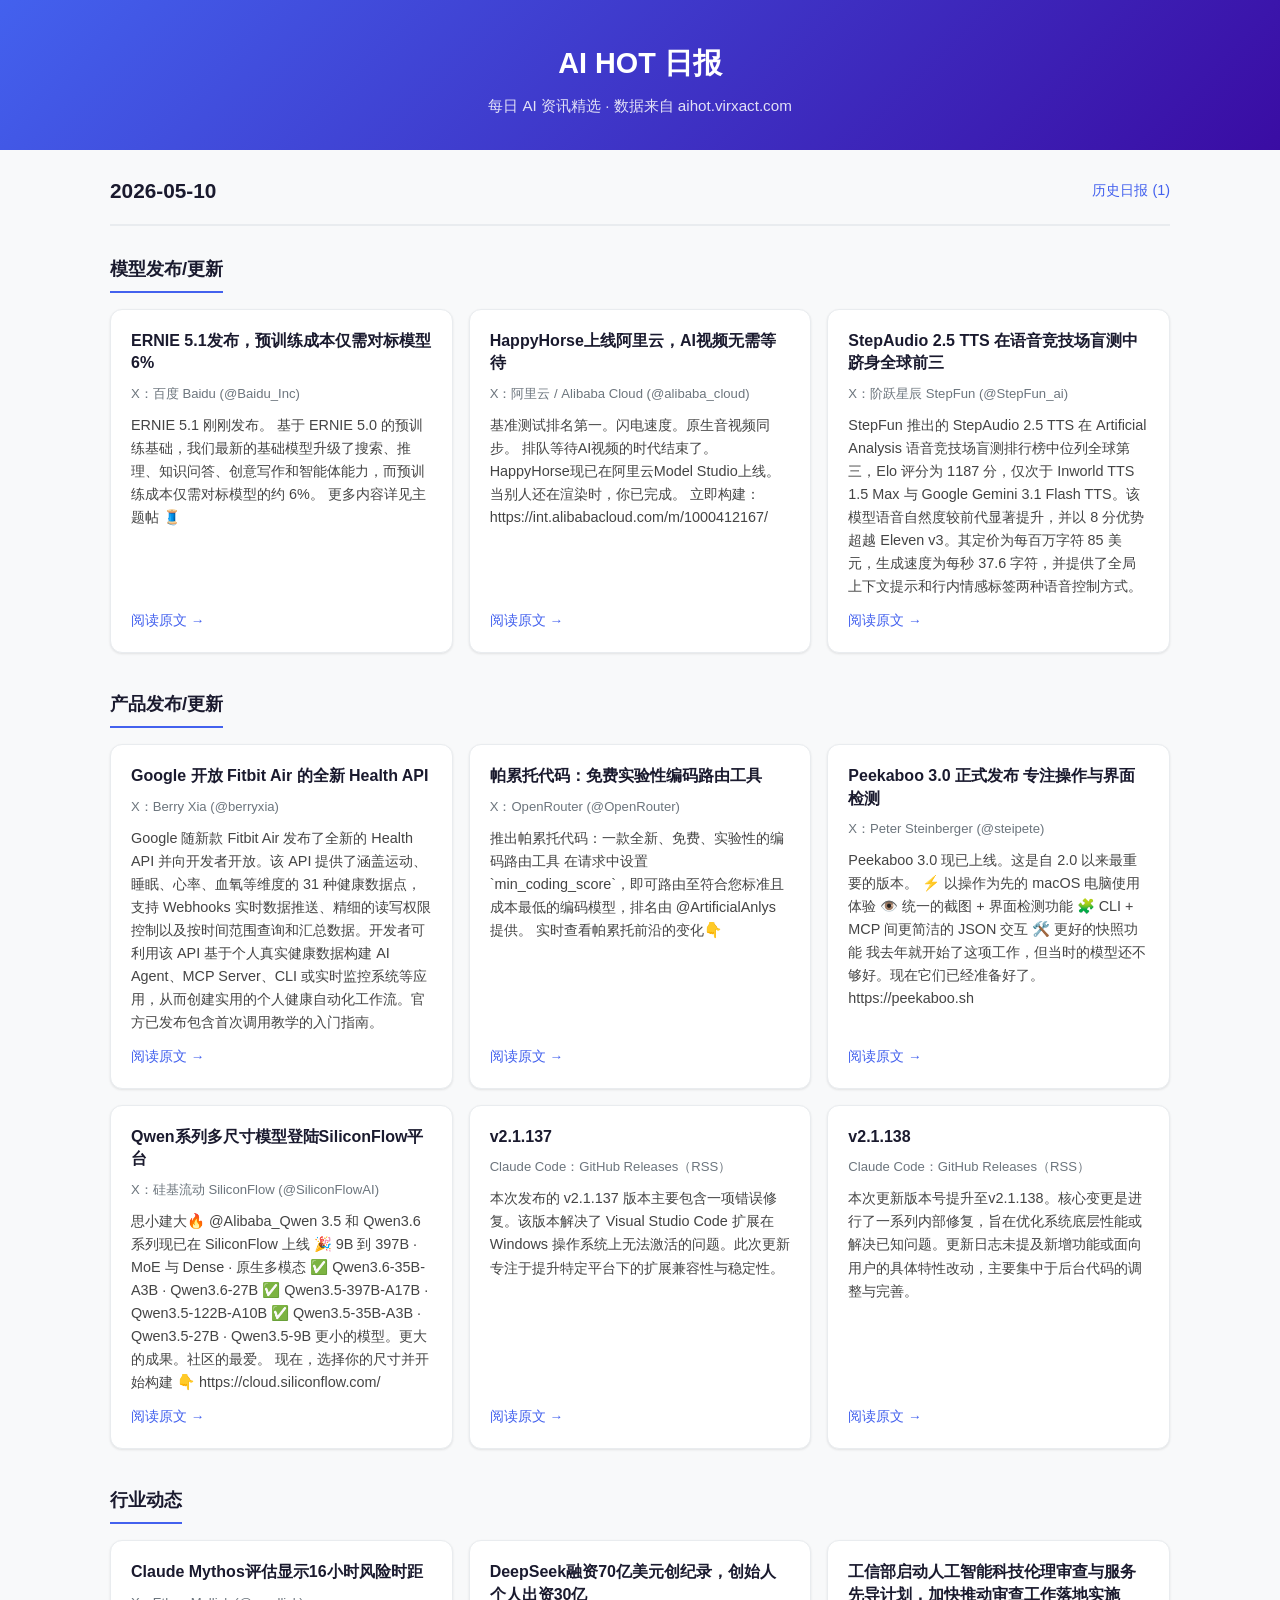
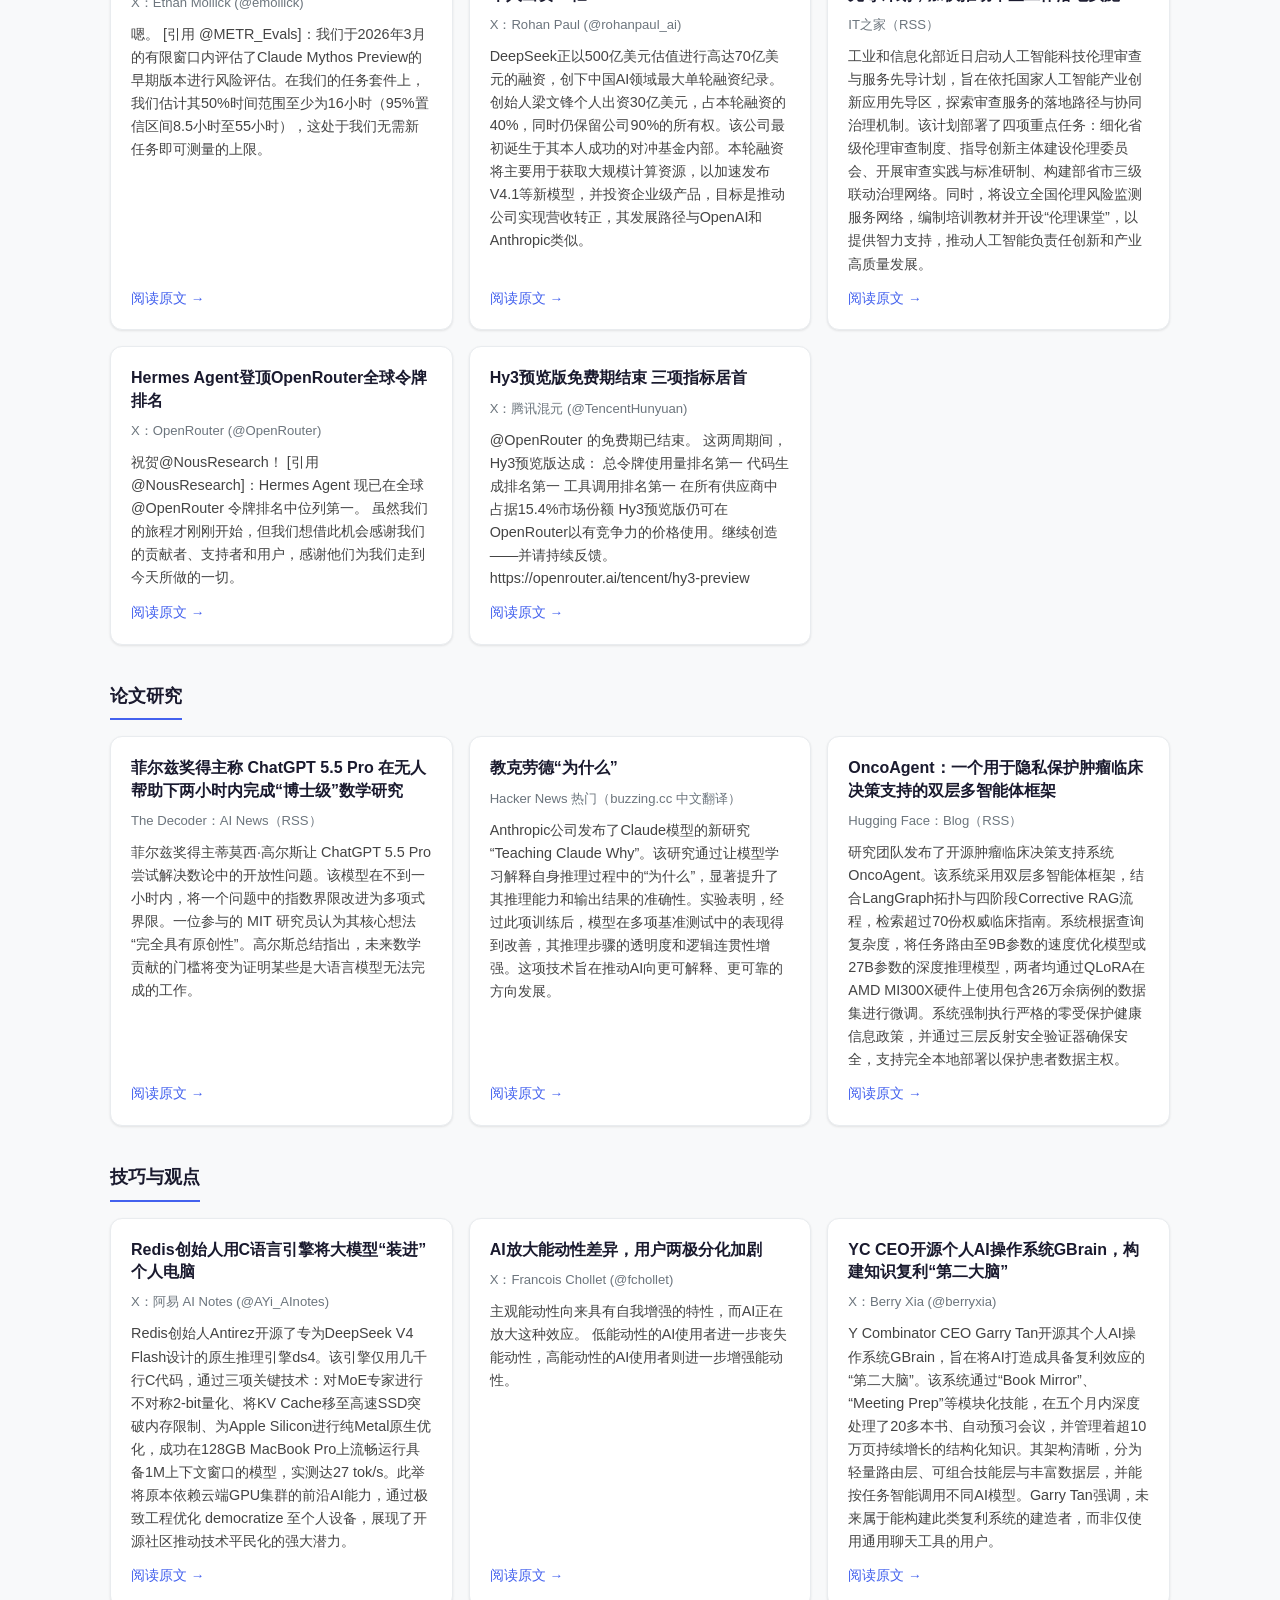
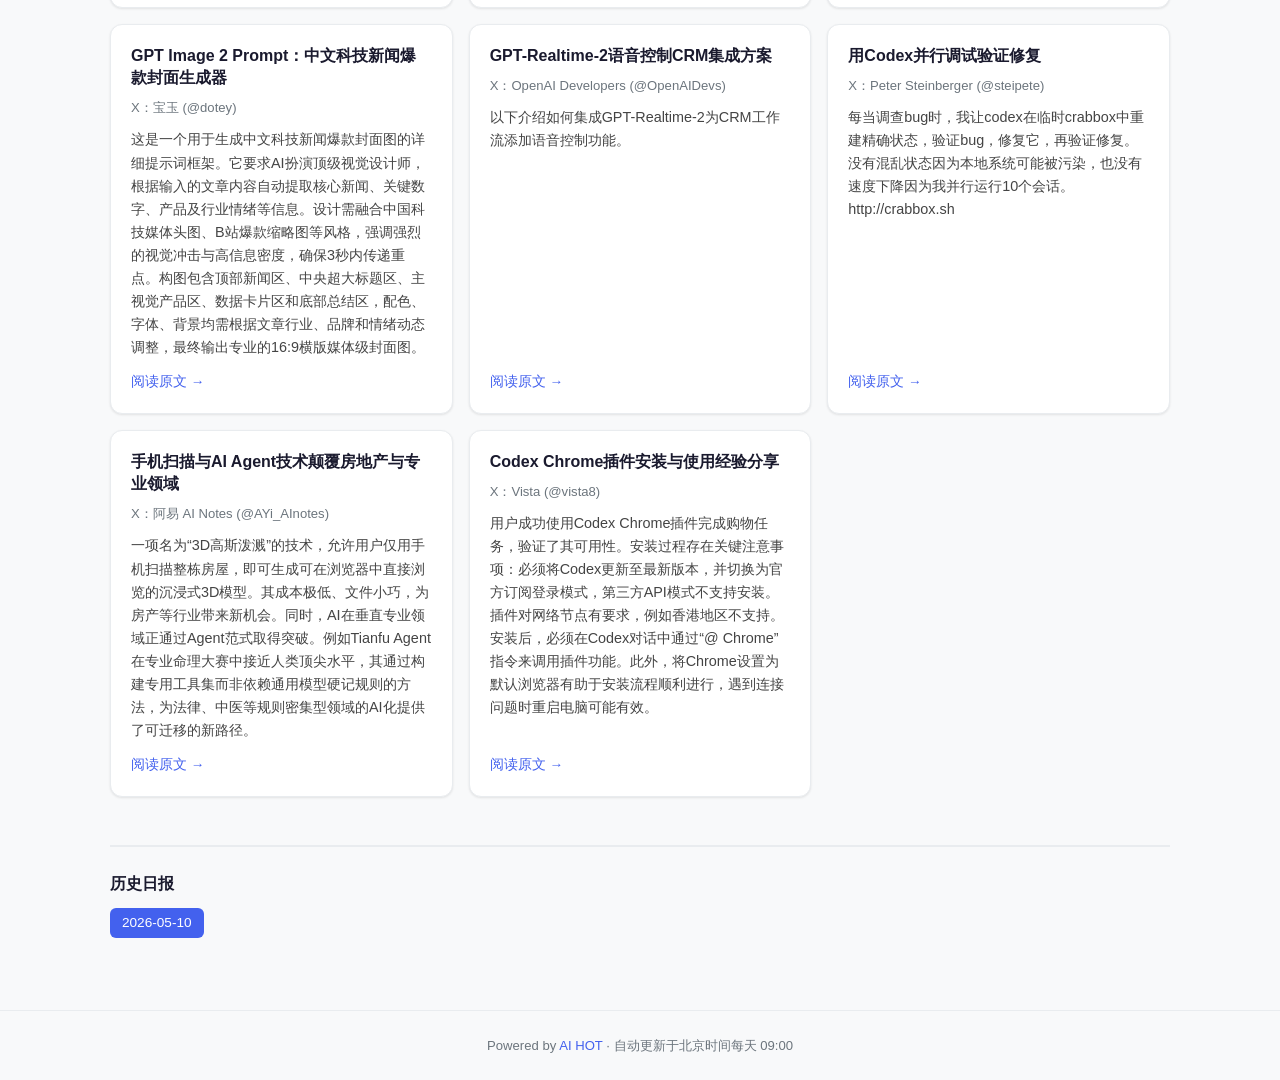
<file: index.html>
<!DOCTYPE html>
<html lang="zh-CN">
<head>
  <meta charset="UTF-8">
  <meta name="viewport" content="width=device-width, initial-scale=1.0">
  <title>AI HOT 日报 - 2026-05-10</title>
  <link rel="stylesheet" href="style.css">
</head>
<body>
  <header class="site-header">
    <h1>AI HOT 日报</h1>
    <p class="subtitle">每日 AI 资讯精选 · 数据来自 aihot.virxact.com</p>
  </header>

  <main class="container">
    <div class="report-meta">
      <span class="date">2026-05-10</span>
      
      <a class="archive-link" href="#archives">历史日报 (1)</a>
      
    </div>

    

    
    <div class="section">
      <h2 class="section-title">模型发布/更新</h2>
      <div class="cards">
        
        <div class="card">
          <div class="card-title">
            
            <a href="https://x.com/Baidu_Inc/status/2053009538769735774" target="_blank" rel="noopener">ERNIE 5.1发布，预训练成本仅需对标模型6%</a>
            
          </div>
          
          <div class="card-source">X：百度 Baidu (@Baidu_Inc)</div>
          
          
          <div class="card-summary">ERNIE 5.1 刚刚发布。 基于 ERNIE 5.0 的预训练基础，我们最新的基础模型升级了搜索、推理、知识问答、创意写作和智能体能力，而预训练成本仅需对标模型的约 6%。 更多内容详见主题帖 🧵</div>
          
          
          <div class="card-link">
            <a href="https://x.com/Baidu_Inc/status/2053009538769735774" target="_blank" rel="noopener">阅读原文 →</a>
          </div>
          
        </div>
        
        <div class="card">
          <div class="card-title">
            
            <a href="https://x.com/alibaba_cloud/status/2053153199561863454" target="_blank" rel="noopener">HappyHorse上线阿里云，AI视频无需等待</a>
            
          </div>
          
          <div class="card-source">X：阿里云 / Alibaba Cloud (@alibaba_cloud)</div>
          
          
          <div class="card-summary">基准测试排名第一。闪电速度。原生音视频同步。 排队等待AI视频的时代结束了。HappyHorse现已在阿里云Model Studio上线。当别人还在渲染时，你已完成。 立即构建：https://int.alibabacloud.com/m/1000412167/</div>
          
          
          <div class="card-link">
            <a href="https://x.com/alibaba_cloud/status/2053153199561863454" target="_blank" rel="noopener">阅读原文 →</a>
          </div>
          
        </div>
        
        <div class="card">
          <div class="card-title">
            
            <a href="https://x.com/StepFun_ai/status/2052963182587584878" target="_blank" rel="noopener">StepAudio 2.5 TTS 在语音竞技场盲测中跻身全球前三</a>
            
          </div>
          
          <div class="card-source">X：阶跃星辰 StepFun (@StepFun_ai)</div>
          
          
          <div class="card-summary">StepFun 推出的 StepAudio 2.5 TTS 在 Artificial Analysis 语音竞技场盲测排行榜中位列全球第三，Elo 评分为 1187 分，仅次于 Inworld TTS 1.5 Max 与 Google Gemini 3.1 Flash TTS。该模型语音自然度较前代显著提升，并以 8 分优势超越 Eleven v3。其定价为每百万字符 85 美元，生成速度为每秒 37.6 字符，并提供了全局上下文提示和行内情感标签两种语音控制方式。</div>
          
          
          <div class="card-link">
            <a href="https://x.com/StepFun_ai/status/2052963182587584878" target="_blank" rel="noopener">阅读原文 →</a>
          </div>
          
        </div>
        
      </div>
    </div>
    
    <div class="section">
      <h2 class="section-title">产品发布/更新</h2>
      <div class="cards">
        
        <div class="card">
          <div class="card-title">
            
            <a href="https://x.com/berryxia/status/2053256690498433146" target="_blank" rel="noopener">Google 开放 Fitbit Air 的全新 Health API</a>
            
          </div>
          
          <div class="card-source">X：Berry Xia (@berryxia)</div>
          
          
          <div class="card-summary">Google 随新款 Fitbit Air 发布了全新的 Health API 并向开发者开放。该 API 提供了涵盖运动、睡眠、心率、血氧等维度的 31 种健康数据点，支持 Webhooks 实时数据推送、精细的读写权限控制以及按时间范围查询和汇总数据。开发者可利用该 API 基于个人真实健康数据构建 AI Agent、MCP Server、CLI 或实时监控系统等应用，从而创建实用的个人健康自动化工作流。官方已发布包含首次调用教学的入门指南。</div>
          
          
          <div class="card-link">
            <a href="https://x.com/berryxia/status/2053256690498433146" target="_blank" rel="noopener">阅读原文 →</a>
          </div>
          
        </div>
        
        <div class="card">
          <div class="card-title">
            
            <a href="https://x.com/OpenRouter/status/2053170520087024109" target="_blank" rel="noopener">帕累托代码：免费实验性编码路由工具</a>
            
          </div>
          
          <div class="card-source">X：OpenRouter (@OpenRouter)</div>
          
          
          <div class="card-summary">推出帕累托代码：一款全新、免费、实验性的编码路由工具 在请求中设置 `min_coding_score`，即可路由至符合您标准且成本最低的编码模型，排名由 @ArtificialAnlys 提供。 实时查看帕累托前沿的变化👇</div>
          
          
          <div class="card-link">
            <a href="https://x.com/OpenRouter/status/2053170520087024109" target="_blank" rel="noopener">阅读原文 →</a>
          </div>
          
        </div>
        
        <div class="card">
          <div class="card-title">
            
            <a href="https://x.com/steipete/status/2053114837698249190" target="_blank" rel="noopener">Peekaboo 3.0 正式发布 专注操作与界面检测</a>
            
          </div>
          
          <div class="card-source">X：Peter Steinberger (@steipete)</div>
          
          
          <div class="card-summary">Peekaboo 3.0 现已上线。这是自 2.0 以来最重要的版本。 ⚡ 以操作为先的 macOS 电脑使用体验 👁️ 统一的截图 + 界面检测功能 🧩 CLI + MCP 间更简洁的 JSON 交互 🛠️ 更好的快照功能 我去年就开始了这项工作，但当时的模型还不够好。现在它们已经准备好了。https://peekaboo.sh</div>
          
          
          <div class="card-link">
            <a href="https://x.com/steipete/status/2053114837698249190" target="_blank" rel="noopener">阅读原文 →</a>
          </div>
          
        </div>
        
        <div class="card">
          <div class="card-title">
            
            <a href="https://x.com/SiliconFlowAI/status/2053035285974487369" target="_blank" rel="noopener">Qwen系列多尺寸模型登陆SiliconFlow平台</a>
            
          </div>
          
          <div class="card-source">X：硅基流动 SiliconFlow (@SiliconFlowAI)</div>
          
          
          <div class="card-summary">思小建大🔥 @Alibaba_Qwen 3.5 和 Qwen3.6 系列现已在 SiliconFlow 上线 🎉 9B 到 397B · MoE 与 Dense · 原生多模态 ✅ Qwen3.6-35B-A3B · Qwen3.6-27B ✅ Qwen3.5-397B-A17B · Qwen3.5-122B-A10B ✅ Qwen3.5-35B-A3B · Qwen3.5-27B · Qwen3.5-9B 更小的模型。更大的成果。社区的最爱。 现在，选择你的尺寸并开始构建 👇 https://cloud.siliconflow.com/</div>
          
          
          <div class="card-link">
            <a href="https://x.com/SiliconFlowAI/status/2053035285974487369" target="_blank" rel="noopener">阅读原文 →</a>
          </div>
          
        </div>
        
        <div class="card">
          <div class="card-title">
            
            <a href="https://github.com/anthropics/claude-code/releases/tag/v2.1.137" target="_blank" rel="noopener">v2.1.137</a>
            
          </div>
          
          <div class="card-source">Claude Code：GitHub Releases（RSS）</div>
          
          
          <div class="card-summary">本次发布的 v2.1.137 版本主要包含一项错误修复。该版本解决了 Visual Studio Code 扩展在 Windows 操作系统上无法激活的问题。此次更新专注于提升特定平台下的扩展兼容性与稳定性。</div>
          
          
          <div class="card-link">
            <a href="https://github.com/anthropics/claude-code/releases/tag/v2.1.137" target="_blank" rel="noopener">阅读原文 →</a>
          </div>
          
        </div>
        
        <div class="card">
          <div class="card-title">
            
            <a href="https://github.com/anthropics/claude-code/releases/tag/v2.1.138" target="_blank" rel="noopener">v2.1.138</a>
            
          </div>
          
          <div class="card-source">Claude Code：GitHub Releases（RSS）</div>
          
          
          <div class="card-summary">本次更新版本号提升至v2.1.138。核心变更是进行了一系列内部修复，旨在优化系统底层性能或解决已知问题。更新日志未提及新增功能或面向用户的具体特性改动，主要集中于后台代码的调整与完善。</div>
          
          
          <div class="card-link">
            <a href="https://github.com/anthropics/claude-code/releases/tag/v2.1.138" target="_blank" rel="noopener">阅读原文 →</a>
          </div>
          
        </div>
        
      </div>
    </div>
    
    <div class="section">
      <h2 class="section-title">行业动态</h2>
      <div class="cards">
        
        <div class="card">
          <div class="card-title">
            
            <a href="https://x.com/emollick/status/2052924556264796163" target="_blank" rel="noopener">Claude Mythos评估显示16小时风险时距</a>
            
          </div>
          
          <div class="card-source">X：Ethan Mollick (@emollick)</div>
          
          
          <div class="card-summary">嗯。 [引用 @METR_Evals]：我们于2026年3月的有限窗口内评估了Claude Mythos Preview的早期版本进行风险评估。在我们的任务套件上，我们估计其50%时间范围至少为16小时（95%置信区间8.5小时至55小时），这处于我们无需新任务即可测量的上限。</div>
          
          
          <div class="card-link">
            <a href="https://x.com/emollick/status/2052924556264796163" target="_blank" rel="noopener">阅读原文 →</a>
          </div>
          
        </div>
        
        <div class="card">
          <div class="card-title">
            
            <a href="https://x.com/rohanpaul_ai/status/2052901878728659037" target="_blank" rel="noopener">DeepSeek融资70亿美元创纪录，创始人个人出资30亿</a>
            
          </div>
          
          <div class="card-source">X：Rohan Paul (@rohanpaul_ai)</div>
          
          
          <div class="card-summary">DeepSeek正以500亿美元估值进行高达70亿美元的融资，创下中国AI领域最大单轮融资纪录。创始人梁文锋个人出资30亿美元，占本轮融资的40%，同时仍保留公司90%的所有权。该公司最初诞生于其本人成功的对冲基金内部。本轮融资将主要用于获取大规模计算资源，以加速发布V4.1等新模型，并投资企业级产品，目标是推动公司实现营收转正，其发展路径与OpenAI和Anthropic类似。</div>
          
          
          <div class="card-link">
            <a href="https://x.com/rohanpaul_ai/status/2052901878728659037" target="_blank" rel="noopener">阅读原文 →</a>
          </div>
          
        </div>
        
        <div class="card">
          <div class="card-title">
            
            <a href="https://www.ithome.com/0/948/246.htm" target="_blank" rel="noopener">工信部启动人工智能科技伦理审查与服务先导计划，加快推动审查工作落地实施</a>
            
          </div>
          
          <div class="card-source">IT之家（RSS）</div>
          
          
          <div class="card-summary">工业和信息化部近日启动人工智能科技伦理审查与服务先导计划，旨在依托国家人工智能产业创新应用先导区，探索审查服务的落地路径与协同治理机制。该计划部署了四项重点任务：细化省级伦理审查制度、指导创新主体建设伦理委员会、开展审查实践与标准研制、构建部省市三级联动治理网络。同时，将设立全国伦理风险监测服务网络，编制培训教材并开设“伦理课堂”，以提供智力支持，推动人工智能负责任创新和产业高质量发展。</div>
          
          
          <div class="card-link">
            <a href="https://www.ithome.com/0/948/246.htm" target="_blank" rel="noopener">阅读原文 →</a>
          </div>
          
        </div>
        
        <div class="card">
          <div class="card-title">
            
            <a href="https://x.com/OpenRouter/status/2052966744952897750" target="_blank" rel="noopener">Hermes Agent登顶OpenRouter全球令牌排名</a>
            
          </div>
          
          <div class="card-source">X：OpenRouter (@OpenRouter)</div>
          
          
          <div class="card-summary">祝贺@NousResearch！ [引用 @NousResearch]：Hermes Agent 现已在全球 @OpenRouter 令牌排名中位列第一。 虽然我们的旅程才刚刚开始，但我们想借此机会感谢我们的贡献者、支持者和用户，感谢他们为我们走到今天所做的一切。</div>
          
          
          <div class="card-link">
            <a href="https://x.com/OpenRouter/status/2052966744952897750" target="_blank" rel="noopener">阅读原文 →</a>
          </div>
          
        </div>
        
        <div class="card">
          <div class="card-title">
            
            <a href="https://x.com/TencentHunyuan/status/2053073752431403482" target="_blank" rel="noopener">Hy3预览版免费期结束 三项指标居首</a>
            
          </div>
          
          <div class="card-source">X：腾讯混元 (@TencentHunyuan)</div>
          
          
          <div class="card-summary">@OpenRouter 的免费期已结束。 这两周期间，Hy3预览版达成： 总令牌使用量排名第一 代码生成排名第一 工具调用排名第一 在所有供应商中占据15.4%市场份额 Hy3预览版仍可在OpenRouter以有竞争力的价格使用。继续创造——并请持续反馈。 https://openrouter.ai/tencent/hy3-preview</div>
          
          
          <div class="card-link">
            <a href="https://x.com/TencentHunyuan/status/2053073752431403482" target="_blank" rel="noopener">阅读原文 →</a>
          </div>
          
        </div>
        
      </div>
    </div>
    
    <div class="section">
      <h2 class="section-title">论文研究</h2>
      <div class="cards">
        
        <div class="card">
          <div class="card-title">
            
            <a href="https://the-decoder.com/fields-medalist-says-chatgpt-5-5-pro-delivered-phd-level-math-research-in-under-two-hours-with-zero-human-help" target="_blank" rel="noopener">菲尔兹奖得主称 ChatGPT 5.5 Pro 在无人帮助下两小时内完成“博士级”数学研究</a>
            
          </div>
          
          <div class="card-source">The Decoder：AI News（RSS）</div>
          
          
          <div class="card-summary">菲尔兹奖得主蒂莫西·高尔斯让 ChatGPT 5.5 Pro 尝试解决数论中的开放性问题。该模型在不到一小时内，将一个问题中的指数界限改进为多项式界限。一位参与的 MIT 研究员认为其核心想法“完全具有原创性”。高尔斯总结指出，未来数学贡献的门槛将变为证明某些是大语言模型无法完成的工作。</div>
          
          
          <div class="card-link">
            <a href="https://the-decoder.com/fields-medalist-says-chatgpt-5-5-pro-delivered-phd-level-math-research-in-under-two-hours-with-zero-human-help" target="_blank" rel="noopener">阅读原文 →</a>
          </div>
          
        </div>
        
        <div class="card">
          <div class="card-title">
            
            <a href="https://www.anthropic.com/research/teaching-claude-why" target="_blank" rel="noopener">教克劳德“为什么”</a>
            
          </div>
          
          <div class="card-source">Hacker News 热门（buzzing.cc 中文翻译）</div>
          
          
          <div class="card-summary">Anthropic公司发布了Claude模型的新研究“Teaching Claude Why”。该研究通过让模型学习解释自身推理过程中的“为什么”，显著提升了其推理能力和输出结果的准确性。实验表明，经过此项训练后，模型在多项基准测试中的表现得到改善，其推理步骤的透明度和逻辑连贯性增强。这项技术旨在推动AI向更可解释、更可靠的方向发展。</div>
          
          
          <div class="card-link">
            <a href="https://www.anthropic.com/research/teaching-claude-why" target="_blank" rel="noopener">阅读原文 →</a>
          </div>
          
        </div>
        
        <div class="card">
          <div class="card-title">
            
            <a href="https://huggingface.co/blog/lablab-ai-amd-developer-hackathon/oncoagent-official-paper" target="_blank" rel="noopener">OncoAgent：一个用于隐私保护肿瘤临床决策支持的双层多智能体框架</a>
            
          </div>
          
          <div class="card-source">Hugging Face：Blog（RSS）</div>
          
          
          <div class="card-summary">研究团队发布了开源肿瘤临床决策支持系统OncoAgent。该系统采用双层多智能体框架，结合LangGraph拓扑与四阶段Corrective RAG流程，检索超过70份权威临床指南。系统根据查询复杂度，将任务路由至9B参数的速度优化模型或27B参数的深度推理模型，两者均通过QLoRA在AMD MI300X硬件上使用包含26万余病例的数据集进行微调。系统强制执行严格的零受保护健康信息政策，并通过三层反射安全验证器确保安全，支持完全本地部署以保护患者数据主权。</div>
          
          
          <div class="card-link">
            <a href="https://huggingface.co/blog/lablab-ai-amd-developer-hackathon/oncoagent-official-paper" target="_blank" rel="noopener">阅读原文 →</a>
          </div>
          
        </div>
        
      </div>
    </div>
    
    <div class="section">
      <h2 class="section-title">技巧与观点</h2>
      <div class="cards">
        
        <div class="card">
          <div class="card-title">
            
            <a href="https://x.com/AYi_AInotes/status/2053121974734291359" target="_blank" rel="noopener">Redis创始人用C语言引擎将大模型“装进”个人电脑</a>
            
          </div>
          
          <div class="card-source">X：阿易 AI Notes (@AYi_AInotes)</div>
          
          
          <div class="card-summary">Redis创始人Antirez开源了专为DeepSeek V4 Flash设计的原生推理引擎ds4。该引擎仅用几千行C代码，通过三项关键技术：对MoE专家进行不对称2-bit量化、将KV Cache移至高速SSD突破内存限制、为Apple Silicon进行纯Metal原生优化，成功在128GB MacBook Pro上流畅运行具备1M上下文窗口的模型，实测达27 tok/s。此举将原本依赖云端GPU集群的前沿AI能力，通过极致工程优化 democratize 至个人设备，展现了开源社区推动技术平民化的强大潜力。</div>
          
          
          <div class="card-link">
            <a href="https://x.com/AYi_AInotes/status/2053121974734291359" target="_blank" rel="noopener">阅读原文 →</a>
          </div>
          
        </div>
        
        <div class="card">
          <div class="card-title">
            
            <a href="https://x.com/fchollet/status/2053169711341551936" target="_blank" rel="noopener">AI放大能动性差异，用户两极分化加剧</a>
            
          </div>
          
          <div class="card-source">X：Francois Chollet (@fchollet)</div>
          
          
          <div class="card-summary">主观能动性向来具有自我增强的特性，而AI正在放大这种效应。 低能动性的AI使用者进一步丧失能动性，高能动性的AI使用者则进一步增强能动性。</div>
          
          
          <div class="card-link">
            <a href="https://x.com/fchollet/status/2053169711341551936" target="_blank" rel="noopener">阅读原文 →</a>
          </div>
          
        </div>
        
        <div class="card">
          <div class="card-title">
            
            <a href="https://x.com/berryxia/status/2053136924244836455" target="_blank" rel="noopener">YC CEO开源个人AI操作系统GBrain，构建知识复利“第二大脑”</a>
            
          </div>
          
          <div class="card-source">X：Berry Xia (@berryxia)</div>
          
          
          <div class="card-summary">Y Combinator CEO Garry Tan开源其个人AI操作系统GBrain，旨在将AI打造成具备复利效应的“第二大脑”。该系统通过“Book Mirror”、“Meeting Prep”等模块化技能，在五个月内深度处理了20多本书、自动预习会议，并管理着超10万页持续增长的结构化知识。其架构清晰，分为轻量路由层、可组合技能层与丰富数据层，并能按任务智能调用不同AI模型。Garry Tan强调，未来属于能构建此类复利系统的建造者，而非仅使用通用聊天工具的用户。</div>
          
          
          <div class="card-link">
            <a href="https://x.com/berryxia/status/2053136924244836455" target="_blank" rel="noopener">阅读原文 →</a>
          </div>
          
        </div>
        
        <div class="card">
          <div class="card-title">
            
            <a href="https://x.com/dotey/status/2052942818570543550" target="_blank" rel="noopener">GPT Image 2 Prompt：中文科技新闻爆款封面生成器</a>
            
          </div>
          
          <div class="card-source">X：宝玉 (@dotey)</div>
          
          
          <div class="card-summary">这是一个用于生成中文科技新闻爆款封面图的详细提示词框架。它要求AI扮演顶级视觉设计师，根据输入的文章内容自动提取核心新闻、关键数字、产品及行业情绪等信息。设计需融合中国科技媒体头图、B站爆款缩略图等风格，强调强烈的视觉冲击与高信息密度，确保3秒内传递重点。构图包含顶部新闻区、中央超大标题区、主视觉产品区、数据卡片区和底部总结区，配色、字体、背景均需根据文章行业、品牌和情绪动态调整，最终输出专业的16:9横版媒体级封面图。</div>
          
          
          <div class="card-link">
            <a href="https://x.com/dotey/status/2052942818570543550" target="_blank" rel="noopener">阅读原文 →</a>
          </div>
          
        </div>
        
        <div class="card">
          <div class="card-title">
            
            <a href="https://x.com/OpenAIDevs/status/2053161503470366881" target="_blank" rel="noopener">GPT-Realtime-2语音控制CRM集成方案</a>
            
          </div>
          
          <div class="card-source">X：OpenAI Developers (@OpenAIDevs)</div>
          
          
          <div class="card-summary">以下介绍如何集成GPT-Realtime-2为CRM工作流添加语音控制功能。</div>
          
          
          <div class="card-link">
            <a href="https://x.com/OpenAIDevs/status/2053161503470366881" target="_blank" rel="noopener">阅读原文 →</a>
          </div>
          
        </div>
        
        <div class="card">
          <div class="card-title">
            
            <a href="https://x.com/steipete/status/2053032450138276274" target="_blank" rel="noopener">用Codex并行调试验证修复</a>
            
          </div>
          
          <div class="card-source">X：Peter Steinberger (@steipete)</div>
          
          
          <div class="card-summary">每当调查bug时，我让codex在临时crabbox中重建精确状态，验证bug，修复它，再验证修复。 没有混乱状态因为本地系统可能被污染，也没有速度下降因为我并行运行10个会话。http://crabbox.sh</div>
          
          
          <div class="card-link">
            <a href="https://x.com/steipete/status/2053032450138276274" target="_blank" rel="noopener">阅读原文 →</a>
          </div>
          
        </div>
        
        <div class="card">
          <div class="card-title">
            
            <a href="https://x.com/AYi_AInotes/status/2053139580572856328" target="_blank" rel="noopener">手机扫描与AI Agent技术颠覆房地产与专业领域</a>
            
          </div>
          
          <div class="card-source">X：阿易 AI Notes (@AYi_AInotes)</div>
          
          
          <div class="card-summary">一项名为“3D高斯泼溅”的技术，允许用户仅用手机扫描整栋房屋，即可生成可在浏览器中直接浏览的沉浸式3D模型。其成本极低、文件小巧，为房产等行业带来新机会。同时，AI在垂直专业领域正通过Agent范式取得突破。例如Tianfu Agent在专业命理大赛中接近人类顶尖水平，其通过构建专用工具集而非依赖通用模型硬记规则的方法，为法律、中医等规则密集型领域的AI化提供了可迁移的新路径。</div>
          
          
          <div class="card-link">
            <a href="https://x.com/AYi_AInotes/status/2053139580572856328" target="_blank" rel="noopener">阅读原文 →</a>
          </div>
          
        </div>
        
        <div class="card">
          <div class="card-title">
            
            <a href="https://x.com/vista8/status/2052953667817578581" target="_blank" rel="noopener">Codex Chrome插件安装与使用经验分享</a>
            
          </div>
          
          <div class="card-source">X：Vista (@vista8)</div>
          
          
          <div class="card-summary">用户成功使用Codex Chrome插件完成购物任务，验证了其可用性。安装过程存在关键注意事项：必须将Codex更新至最新版本，并切换为官方订阅登录模式，第三方API模式不支持安装。插件对网络节点有要求，例如香港地区不支持。安装后，必须在Codex对话中通过“@ Chrome”指令来调用插件功能。此外，将Chrome设置为默认浏览器有助于安装流程顺利进行，遇到连接问题时重启电脑可能有效。</div>
          
          
          <div class="card-link">
            <a href="https://x.com/vista8/status/2052953667817578581" target="_blank" rel="noopener">阅读原文 →</a>
          </div>
          
        </div>
        
      </div>
    </div>
    

    

    
    <div class="archive-section" id="archives">
      <h3>历史日报</h3>
      <div class="archive-list">
        
        <a href="archive/2026-05-10.html"
           class="current">2026-05-10</a>
        
      </div>
    </div>
    
  </main>

  <footer class="site-footer">
    <p>Powered by <a href="https://aihot.virxact.com" target="_blank" rel="noopener">AI HOT</a> · 自动更新于北京时间每天 09:00</p>
  </footer>
</body>
</html>
</file>
<file: style.css>
/* === Reset & Base === */
*, *::before, *::after {
  box-sizing: border-box;
  margin: 0;
  padding: 0;
}

:root {
  --color-bg: #f8f9fa;
  --color-surface: #ffffff;
  --color-text: #1a1a2e;
  --color-text-secondary: #6c757d;
  --color-accent: #4361ee;
  --color-accent-light: #e8ecff;
  --color-border: #e9ecef;
  --color-section-bg: #f1f3f5;
  --radius: 12px;
  --shadow: 0 1px 3px rgba(0,0,0,0.06), 0 1px 2px rgba(0,0,0,0.04);
  --shadow-hover: 0 4px 12px rgba(0,0,0,0.1);
  --max-width: 1100px;
  --font-sans: -apple-system, BlinkMacSystemFont, "Segoe UI", Roboto, "Noto Sans SC", sans-serif;
}

body {
  font-family: var(--font-sans);
  background: var(--color-bg);
  color: var(--color-text);
  line-height: 1.6;
  min-height: 100vh;
}

a {
  color: var(--color-accent);
  text-decoration: none;
}
a:hover {
  text-decoration: underline;
}

/* === Layout === */
.container {
  max-width: var(--max-width);
  margin: 0 auto;
  padding: 24px 20px;
}

/* === Header === */
.site-header {
  text-align: center;
  padding: 40px 20px 32px;
  background: linear-gradient(135deg, #4361ee 0%, #3a0ca3 100%);
  color: #fff;
}
.site-header h1 {
  font-size: 1.8rem;
  font-weight: 700;
  margin-bottom: 8px;
}
.site-header .subtitle {
  font-size: 0.95rem;
  opacity: 0.85;
}

/* === Report Meta === */
.report-meta {
  display: flex;
  justify-content: space-between;
  align-items: center;
  flex-wrap: wrap;
  gap: 12px;
  margin-bottom: 28px;
  padding-bottom: 16px;
  border-bottom: 2px solid var(--color-border);
}
.report-meta .date {
  font-size: 1.3rem;
  font-weight: 700;
  color: var(--color-text);
}
.report-meta .archive-link {
  font-size: 0.9rem;
  color: var(--color-accent);
}

/* === Lead / Editor Note === */
.lead {
  background: var(--color-accent-light);
  border-left: 4px solid var(--color-accent);
  padding: 16px 20px;
  border-radius: 0 var(--radius) var(--radius) 0;
  margin-bottom: 32px;
  font-size: 0.95rem;
  line-height: 1.7;
  color: var(--color-text);
}
.lead .lead-title {
  font-weight: 700;
  font-size: 1.05rem;
  margin-bottom: 6px;
}

/* === Section === */
.section {
  margin-bottom: 36px;
}
.section-title {
  font-size: 1.15rem;
  font-weight: 700;
  color: var(--color-text);
  margin-bottom: 16px;
  padding-bottom: 8px;
  border-bottom: 2px solid var(--color-accent);
  display: inline-block;
}

/* === Cards Grid === */
.cards {
  display: grid;
  grid-template-columns: repeat(auto-fill, minmax(320px, 1fr));
  gap: 16px;
}

/* === Card === */
.card {
  background: var(--color-surface);
  border: 1px solid var(--color-border);
  border-radius: var(--radius);
  padding: 20px;
  box-shadow: var(--shadow);
  transition: box-shadow 0.2s, transform 0.2s;
  display: flex;
  flex-direction: column;
}
.card:hover {
  box-shadow: var(--shadow-hover);
  transform: translateY(-2px);
}
.card .card-title {
  font-size: 1rem;
  font-weight: 600;
  line-height: 1.4;
  margin-bottom: 8px;
}
.card .card-title a {
  color: var(--color-text);
}
.card .card-title a:hover {
  color: var(--color-accent);
  text-decoration: none;
}
.card .card-source {
  font-size: 0.82rem;
  color: var(--color-text-secondary);
  margin-bottom: 10px;
}
.card .card-summary {
  font-size: 0.9rem;
  color: #444;
  line-height: 1.6;
  flex: 1;
}
.card .card-link {
  margin-top: 12px;
  font-size: 0.85rem;
  font-weight: 500;
}

/* === Flashes === */
.flashes {
  margin-bottom: 32px;
}
.flashes h3 {
  font-size: 1rem;
  font-weight: 700;
  margin-bottom: 12px;
  color: var(--color-text-secondary);
}
.flash-item {
  padding: 8px 0;
  border-bottom: 1px solid var(--color-border);
  font-size: 0.9rem;
}
.flash-item:last-child {
  border-bottom: none;
}
.flash-item .flash-source {
  color: var(--color-text-secondary);
  font-size: 0.82rem;
}

/* === Archive Sidebar === */
.archive-section {
  margin-top: 48px;
  padding-top: 24px;
  border-top: 2px solid var(--color-border);
}
.archive-section h3 {
  font-size: 1rem;
  font-weight: 700;
  margin-bottom: 12px;
}
.archive-list {
  display: flex;
  flex-wrap: wrap;
  gap: 8px;
}
.archive-list a {
  display: inline-block;
  padding: 4px 12px;
  background: var(--color-section-bg);
  border-radius: 6px;
  font-size: 0.85rem;
  color: var(--color-text-secondary);
  transition: background 0.2s;
}
.archive-list a:hover {
  background: var(--color-accent-light);
  color: var(--color-accent);
  text-decoration: none;
}
.archive-list a.current {
  background: var(--color-accent);
  color: #fff;
}

/* === Footer === */
.site-footer {
  text-align: center;
  padding: 24px 20px;
  margin-top: 48px;
  font-size: 0.82rem;
  color: var(--color-text-secondary);
  border-top: 1px solid var(--color-border);
}

/* === Responsive === */
@media (max-width: 640px) {
  .site-header h1 { font-size: 1.4rem; }
  .cards {
    grid-template-columns: 1fr;
  }
  .report-meta {
    flex-direction: column;
    align-items: flex-start;
  }
}
</file>
